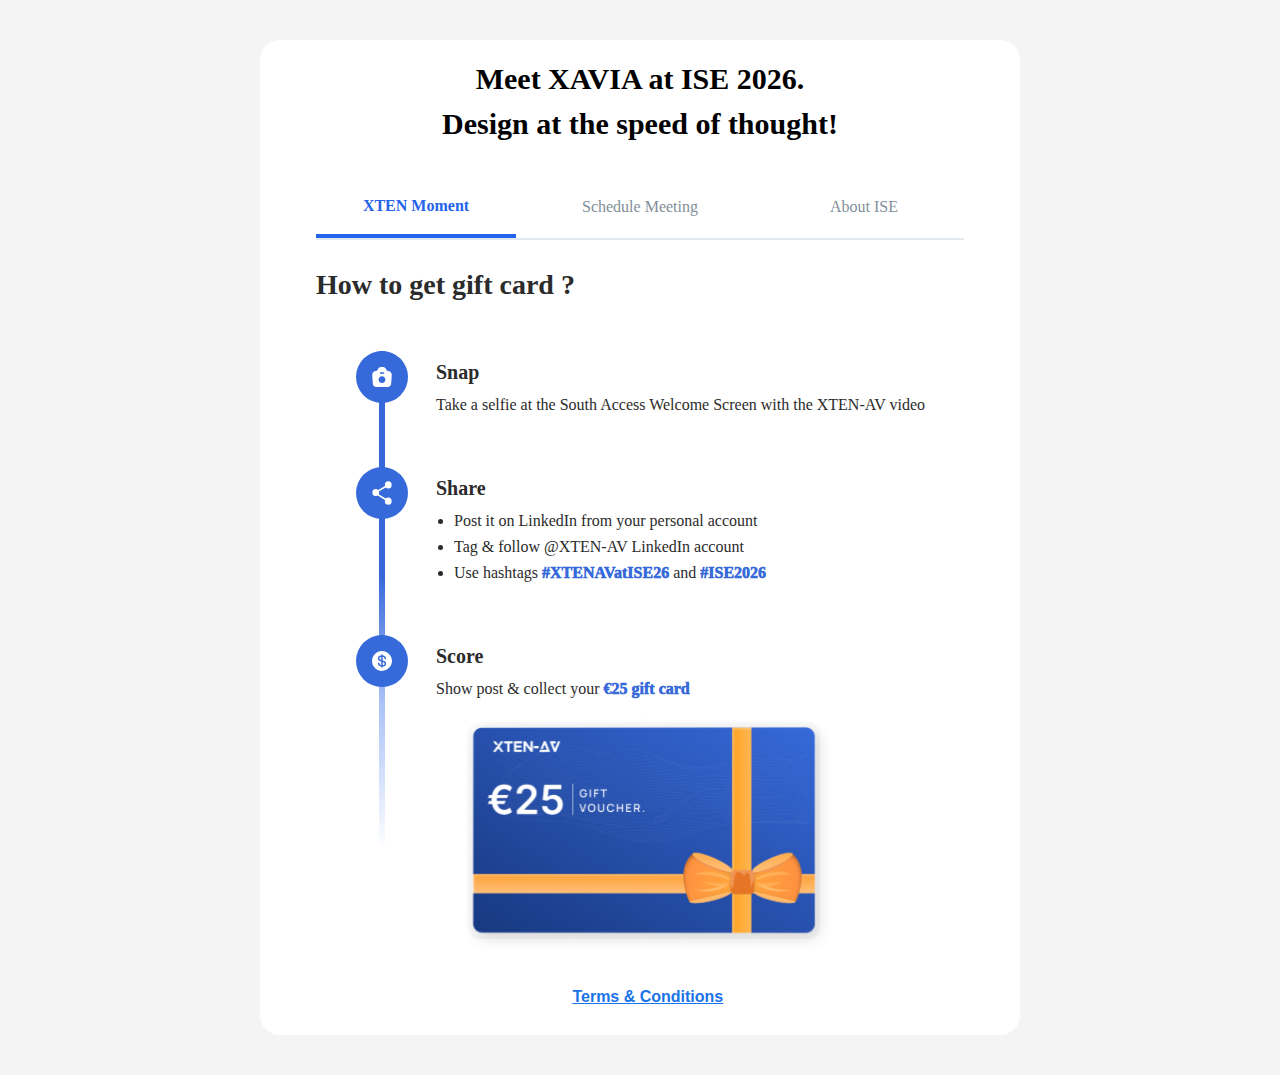
<file: 16 jan project/index.html>
<!doctype html>
<html lang="en">
  <head>
    <meta charset="UTF-8" />
    <title>XTEN ISE 2026</title>
    <meta name="viewport" content="width=device-width, initial-scale=1.0" />
    <link rel="stylesheet" href="style.css" />
  </head>
  <body>
    <section class="page-wrapper">
      <div class="desktop-card">
        <!-- Heading -->
        <h1 class="hero-title">
          Meet XAVIA at ISE 2026.<br />
          Design at the speed of thought!
        </h1>

        <!-- Tabs -->
        <div class="tabs">
          <button class="tab active" data-tab="moment">XTEN Moment</button>
          <button class="tab" data-tab="meeting">Schedule Meeting</button>
          <button class="tab" data-tab="about">About ISE</button>
        </div>

        <!-- ================= XTEN MOMENT ================= -->
        <div class="tab-panel active" id="moment">
          <h2 class="section-title">How to get gift card ?</h2>

          <div class="timeline">
            <!-- STEP 1 -->
            <div class="timeline-row">
              <div class="timeline-dot">
                <img src="assests_v4/camera.svg" />
              </div>
              <div class="timeline-content">
                <h3>Snap</h3>
                <p>
                  Take a selfie at the South Access Welcome Screen with the
                  XTEN-AV video
                </p>
              </div>
            </div>

            <!-- STEP 2 -->
            <div class="timeline-row">
              <div class="timeline-dot">
                <img src="assests_v4/Share.svg" />
              </div>
              <div class="timeline-content">
                <h3>Share</h3>
                <ul>
                  <li>Post it on LinkedIn from your personal account</li>
                  <li>Tag & follow @XTEN-AV LinkedIn account</li>
                  <li>
                    Use hashtags
                    <span class="blue-highlight">#XTENAVatISE26</span> and
                    <span class="blue-highlight">#ISE2026</span>
                  </li>
                </ul>
              </div>
            </div>

            <!-- STEP 3 -->
            <div class="timeline-row">
              <div class="timeline-dot">
                <img src="assests_v4/dollar-circle.svg" />
              </div>
              <div class="timeline-content">
                <h3>Score</h3>
                <p>
                  Show post & collect your
                  <span class="blue-highlight">€25 gift card</span>
                </p>

                <img class="gift-card" src="assests_v4/voucher card.svg" />
              </div>

              <!-- Terms clickable -->
              <p class="terms-link">Terms & Conditions</p>
            </div>
            <!-- ===== POPUP ===== -->
            <div class="terms-overlay" id="termsOverlay">
              <div class="terms-popup">
                <span class="close-btn">&times;</span>

                <h3>Terms & Conditions</h3>
                <ul>
                  <li>Offer valid only during ISE 2026</li>
                  <li>One gift card per person</li>
                  <li>LinkedIn post must be public</li>
                  <li>XTEN-AV reserves the right to modify or cancel</li>
                </ul>
              </div>
            </div>
          </div>
        </div>

        <!-- ================= SCHEDULE MEETING ================= -->
        <div class="tab-panel" id="meeting">
          <div class="schedule-meeting">
            <!-- Meeting Location -->
            <div class="meeting-block">
              <h4>Meeting location</h4>
              <p class="location">📍 Zoom</p>
            </div>

            <!-- Meeting Duration -->
            <div class="meeting-block">
              <h4>Meeting duration</h4>
              <div class="duration-box">45 mins</div>
            </div>

            <!-- Time Selection -->
            <div class="meeting-block">
              <h4>What time works best?</h4>
              <p class="date-text">
                Showing times for <strong>January 16, 2026</strong>
              </p>
              <p class="timezone">UTC +05:30 New Delhi, Mumbai, Calcutta</p>

              <div class="time-slots">
                <button class="time-btn">10:00 pm</button>
                <button class="time-btn">10:15 pm</button>
              </div>
            </div>
          </div>
        </div>

        <!-- ================= ABOUT ISE ================= -->
        <div class="tab-panel" id="about">
          <div class="about-ise">
            <!-- WHO WE ARE -->
            <h2 class="section-title">Who we are</h2>
            <p>
              At XTEN-AV, we believe AV teams need a unified workflow instead of
              fragmented tools and manual handoffs.
            </p>

            <!-- WHAT WE DO -->
            <h2 class="section-title">What We Do</h2>
            <p>
              XTEN-AV unifies automation, AV schematics, pre-designed templates
              and end-to-end project management in one workflow, keeping
              drawings, BOMs, and proposals aligned through every revision.
            </p>

            <!-- IMPACTS -->
            <h2 class="section-title">Our Impacts</h2>

            <div class="stats-wrapper">
              <!-- STAT 3 -->
              <div class="stat-card">
                <div class="stat-top">
                  <img src="assests_v4/capterra.svg" alt="Capterra" />
                </div>
                <h3>4.7 <span class="star">★</span></h3>
                <p>Capterra Rating</p>
              </div>

              <!-- STAT 4 -->
              <div class="stat-card">
                <div class="stat-top avatars">
                  <img src="assests_v4/Avatar1.svg" alt="Avatars" />
                  <img src="assests_v4/Avatar2.svg" alt="Avatars" />
                  <img src="assests_v4/Avatar3.svg" alt="Avatars" />
                  <img src="assests_v4/Avatar4.svg" alt="Avatars" />
                </div>
                <h3>25,000+</h3>
                <p>Worth of proposals & designs</p>
              </div>

              <!-- STAT 1 -->
              <div class="stat-card">
                <div class="stat-top">
                  <img src="assests_v4/GB.svg" alt="GB" />
                  <img src="assests_v4/US.svg" alt="US" />
                  <img src="assests_v4/CA.svg" alt="CA" />
                </div>
                <h3>130+</h3>
                <p>Countries Users in platform</p>
              </div>

              <!-- STAT 2 -->
              <div class="stat-card">
                <div class="stat-top">
                  <img src="assests_v4/note-2.svg" alt="note" />
                </div>
                <h3>$2B+</h3>
                <p>Worth of proposals & designs</p>
              </div>
            </div>
          </div>
        </div>
      </div>
    </section>

    <script src="script.js"></script>
  </body>
</html>
</file>
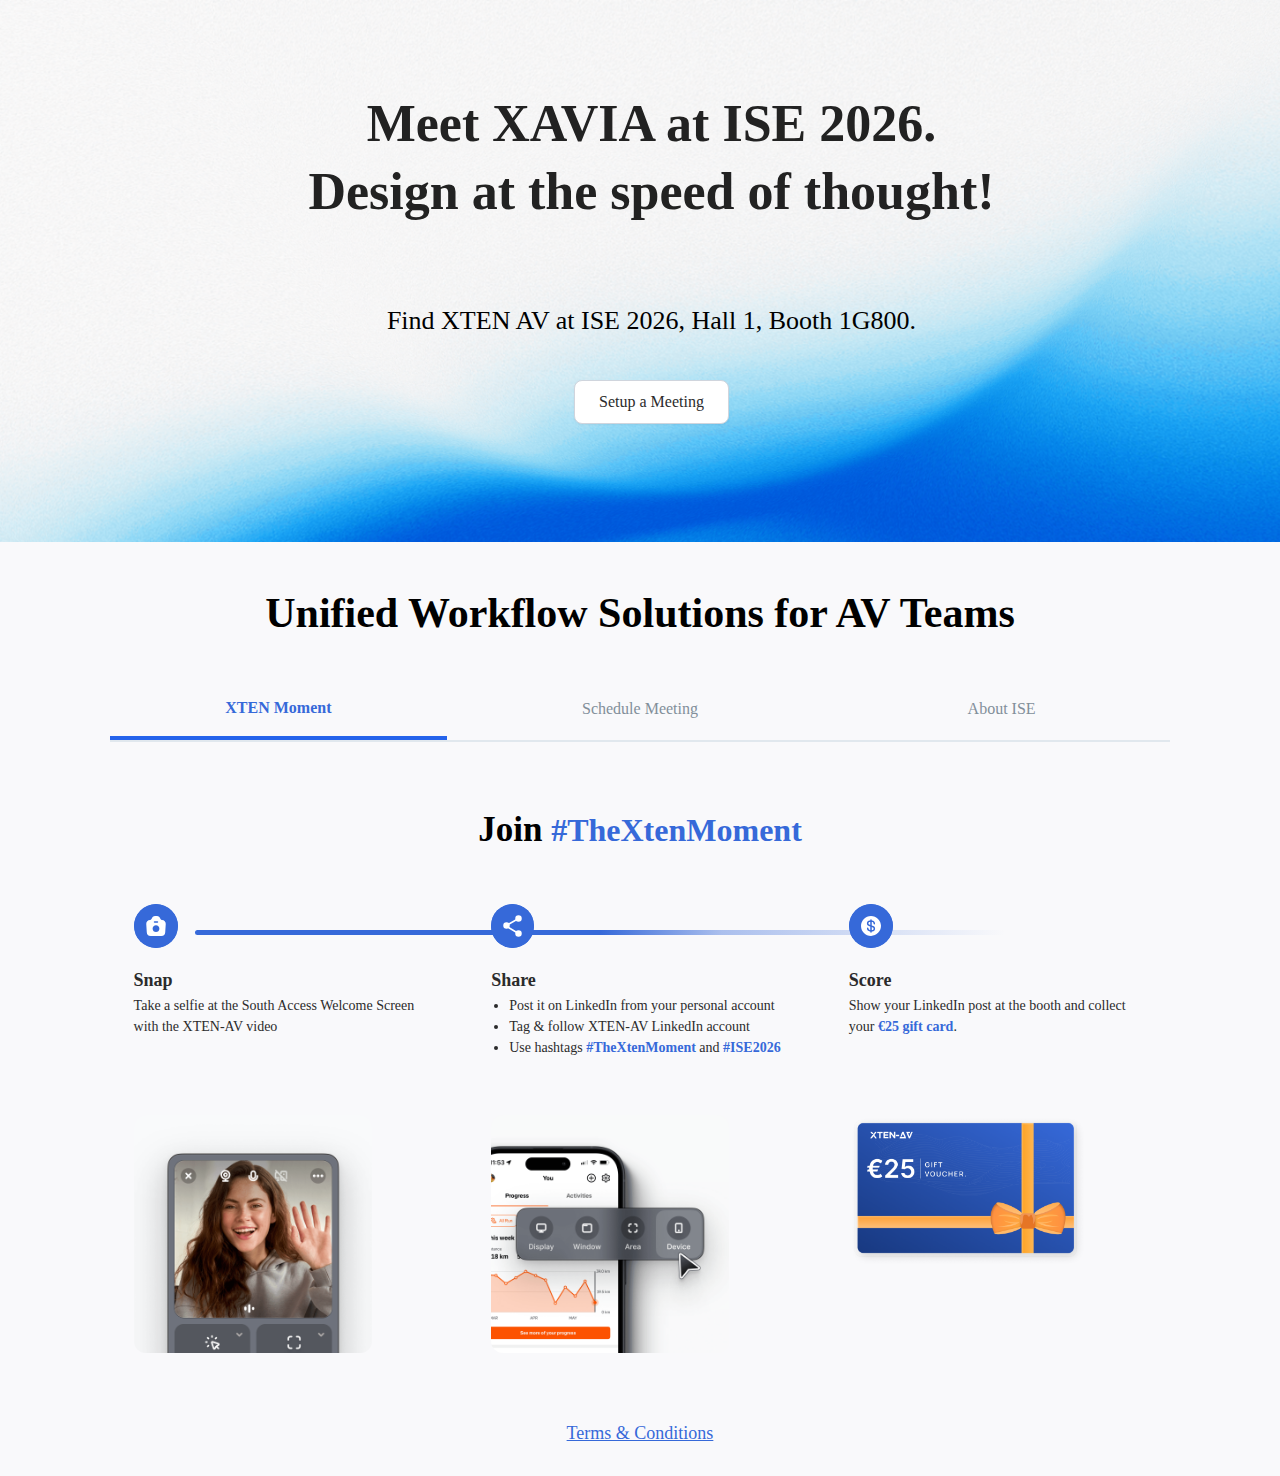
<file: FINAL DELIVERY/index.html>
<!DOCTYPE html>
<html lang="en">

<head>
  <meta charset="UTF-8" />
  <meta name="viewport" content="width=device-width, initial-scale=1.0" />
  <title>FINAL XTEN ISE 2026</title>
  <link rel="stylesheet" href="style.css" />
</head>

<body>
  <!-- ======================== SECTION 1 ================================= -->

  <!-- ================= HERO SECTION ================= -->
  <section class="hero-section">
    <div class="hero-heading-container">
      <h1>Meet XAVIA at ISE 2026.<br />Design at the speed of thought!</h1>
    </div>
    <div class="hero-heading-container">
      <h3>Find XTEN AV at ISE 2026, Hall 1, Booth 1G800.</h3>
    </div>

    <div class="hero-button">
      <a href="#" class="btn btn-secondary" id="setupMeetingBtn">Setup a Meeting</a>
    </div>
  </section>

  <section class="page-wrapper">
    <div class="desktop-card">
      <!-- Heading -->
      <h1 class="hero-title">
        Unified Workflow Solutions for AV Teams
      </h1>

      <!-- Tabs -->
      <div class="tabs">
        <button class="tab active" data-tab="moment">XTEN Moment</button>
        <button class="tab" data-tab="meeting">Schedule Meeting</button>
        <button class="tab" data-tab="about">About ISE</button>
      </div>
      <!-- ================= XTEN MOMENT TAB ================= -->
      <section class="tab-content active xten-moment-section" id="moment">

        <h2 class="xten-title">
          Join <span>#TheXtenMoment</span>
        </h2>

        <!-- Cards Wrapper -->
        <div class="xten-cards">

          <!-- Card 1 -->
          <div class="xten-card">
            <div class="card-head">
              <img src="assets_v5/camera.svg" alt="Snap icon" />
              <h4>Snap</h4>
              <div class="xten-card-content">
                <p>
                  Take a selfie at the South Access Welcome Screen with the XTEN-AV video
                </p>
              </div>

            </div>
            <div class="card-image">
              <img src="assets_v5/snap.png" alt="Snap phone" />
            </div>
          </div>

          <!-- Card 2 -->
          <div class="xten-card">
            <div class="card-head">
              <img src="assets_v5/share.svg" alt="Share icon" />
              <h4>Share</h4>
              <div class="xten-card-content">
                <ul>
                  <li>Post it on LinkedIn from your personal account</li>
                  <li>Tag & follow XTEN-AV LinkedIn account</li>
                  <li>
                    Use hashtags <strong>#TheXtenMoment</strong> and
                    <strong>#ISE2026</strong>
                  </li>
                </ul>
              </div>

            </div>

            <div class="card-image">
              <img src="assets_v5/share.png" alt="Share phone" />
            </div>
          </div>

          <!-- Card 3 -->
          <div class="xten-card">
            <div class="card-head">
              <img src="assets_v5/dollar.svg" alt="Score icon" />
              <h4>Score</h4>
              <div class="xten-card-content">
                <p>
                  Show your LinkedIn post at the booth and collect your
                  <strong>€25 gift card</strong>.
                </p>
              </div>
            </div>

            <div class="card-image">
              <img src="assets_v5/voucher.png" alt="Gift voucher" />
            </div>
          </div>

        </div>

        <p class="terms-link">Terms & Conditions</p>

        <!-- ===== POPUP ===== -->
        <div class="terms-overlay" id="termsOverlay">
          <div class="terms-popup">
            <span class="close-btn">&times;</span>

            <h3>Terms & Conditions</h3>
            <h4>Eligibility Criteria to Claim the Amazon Gift Card</h4>
            <ul>
              <li>
                <p>Valid only for <span class="highlight">registered ISE 2026 attendees.</span></p>
              </li>
              <li>
                <p>A total of <span class="highlight">200 Amazon gift cards</span> are available and will be issued on a
                  first-come, first-served basis.</p>
              </li>
              <li>
                <p>Your LinkedIn post must be from a genuine personal account and kept public for verification.</p>
              </li>
              <li>
                <p>Include <span class="highlight">#TheXtenMoment</span> and <span class="highlight">#ISE2026</span> in
                  your LinkedIn post.</p>
              </li>
              <li>
                <p>The post must be published between <span class="highlight">3 February 2026 and 6 February
                    2026.</span></p>
              </li>
              <li>
                <p>Show your live LinkedIn post at the <span class="highlight">XTEN-AV booth</span> to claim the gift
                  card.</p>
              </li>
              <li>
                <p><span class="highlight">XTEN-AV may verify eligibility and decline claims that do not meet the
                    criteria.</span></p>
              </li>
            </ul>
          </div>
        </div>
      </section>

      <!-- ================= SCHEDULE MEETING TAB (BLANK) ================= -->
      <section class="tab-content" id="meeting">
        <!-- Start of Meetings Embed Script -->
        <div class="meetings-iframe-container"
          data-src="https://meetings-na2.hubspot.com/xten/ise-2026-general?uuid=5209e73a-14fd-4613-aea0-a8eeb5653d46">
        </div>
      </section>


      <!-- ================= ABOUT ISE TAB ================= -->
      <section class="tab-content about-ise-section" id="about">
        <div class="about-grid">

          <!-- LEFT CONTENT -->
          <div class="about-left">
            <h3>Who we are</h3>
            <p>
              At XTEN-AV, we believe AV teams need a unified workflow instead of
              fragmented tools and manual handoffs.
            </p>

            <h3>What We Do</h3>
            <p>
              XTEN-AV unifies automation, AV schematics, pre-designed templates &
              end-to-end project management in one workflow, keeping drawings, BOMs,
              proposals aligned through every revision.
            </p>
          </div>

          <!-- RIGHT CONTENT -->
          <div class="about-right">
            <h3 class="impact-title">Our Impacts</h3>

            <div class="impact-grid">

              <!-- Card 1 -->
              <div class="impact-card">
                <div class="stat-top">
                  <img src="assets_v5/capterra.svg" alt="Capterra" />
                </div>
                <h3>4.7 <span class="star">★</span></h3>
                <p>Capterra Rating</p>
              </div>

              <!-- Card 2 -->
              <div class="impact-card">
                <div class="stat-top avatars">
                  <img src="assets_v5/Avatar1.svg" alt="Avatars" />
                  <img src="assets_v5/Avatar2.svg" alt="Avatars" />
                  <img src="assets_v5/Avatar3.svg" alt="Avatars" />
                  <img src="assets_v5/Avatar4.svg" alt="Avatars" />
                </div>
                <h3>25,000+</h3>
                <p>Worth of proposals & designs</p>
              </div>

              <!-- Card 3 -->
              <div class="impact-card">
                <div class="stat-top">
                  <img src="assets_v5/GB.svg" alt="GB" />
                  <img src="assets_v5/US.svg" alt="US" />
                  <img src="assets_v5/CA.svg" alt="CA" />
                </div>
                <h3>130+</h3>
                <p>Countries Users in platform</p>
              </div>

              <!-- Card 4 -->
              <div class="impact-card">
                <div class="stat-top">
                  <img src="assets_v5/note-2.svg" alt="note" />
                </div>
                <h3>$2B+</h3>
                <p>Worth of proposals & designs</p>
              </div>

            </div>
          </div>

        </div>
      </section>



      <script src="script.js"></script>
</body>

</html>
</file>
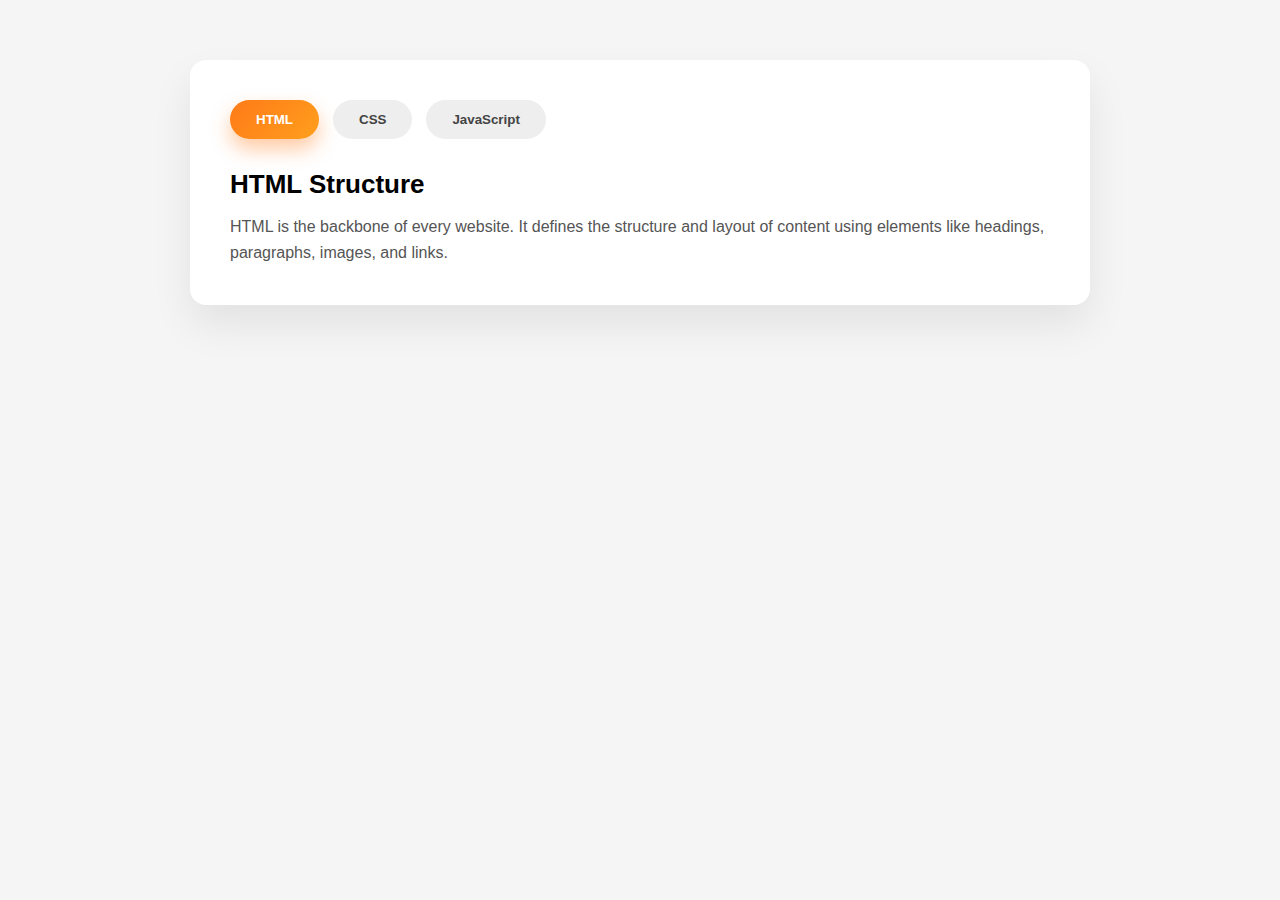
<file: tab switch practice/index.html>
<!DOCTYPE html>
<html lang="en">
  <head>
    <meta charset="UTF-8" />
    <meta name="viewport" content="width=device-width, initial-scale=1.0" />
    <title>Tab Switch</title>
    <link rel="stylesheet" href="style.css" />
  </head>
  <body>
    <section class="tab-section">
      <div class="tab-wrapper">
        <!-- Tabs -->
        <div class="tabs">
          <button class="tab active" data-tab="html">HTML</button>
          <button class="tab" data-tab="css">CSS</button>
          <button class="tab" data-tab="js">JavaScript</button>
        </div>

        <!-- Tab Content -->
        <div class="tab-content">
          <div class="content active" id="html">
            <h2>HTML Structure</h2>
            <p>
              HTML is the backbone of every website. It defines the structure
              and layout of content using elements like headings, paragraphs,
              images, and links.
            </p>
          </div>

          <div class="content" id="css">
            <h2>CSS Styling</h2>
            <p>
              CSS is used to style HTML elements. It controls colors, fonts,
              spacing, layouts, animations, and responsiveness.
            </p>
          </div>

          <div class="content" id="js">
            <h2>JavaScript Functionality</h2>
            <p>
              JavaScript adds interactivity to websites. It handles events,
              animations, API calls, and dynamic content updates.
            </p>
          </div>
        </div>
      </div>
    </section>
  <script src="script.js"></script>
  </body>
</html>
</file>
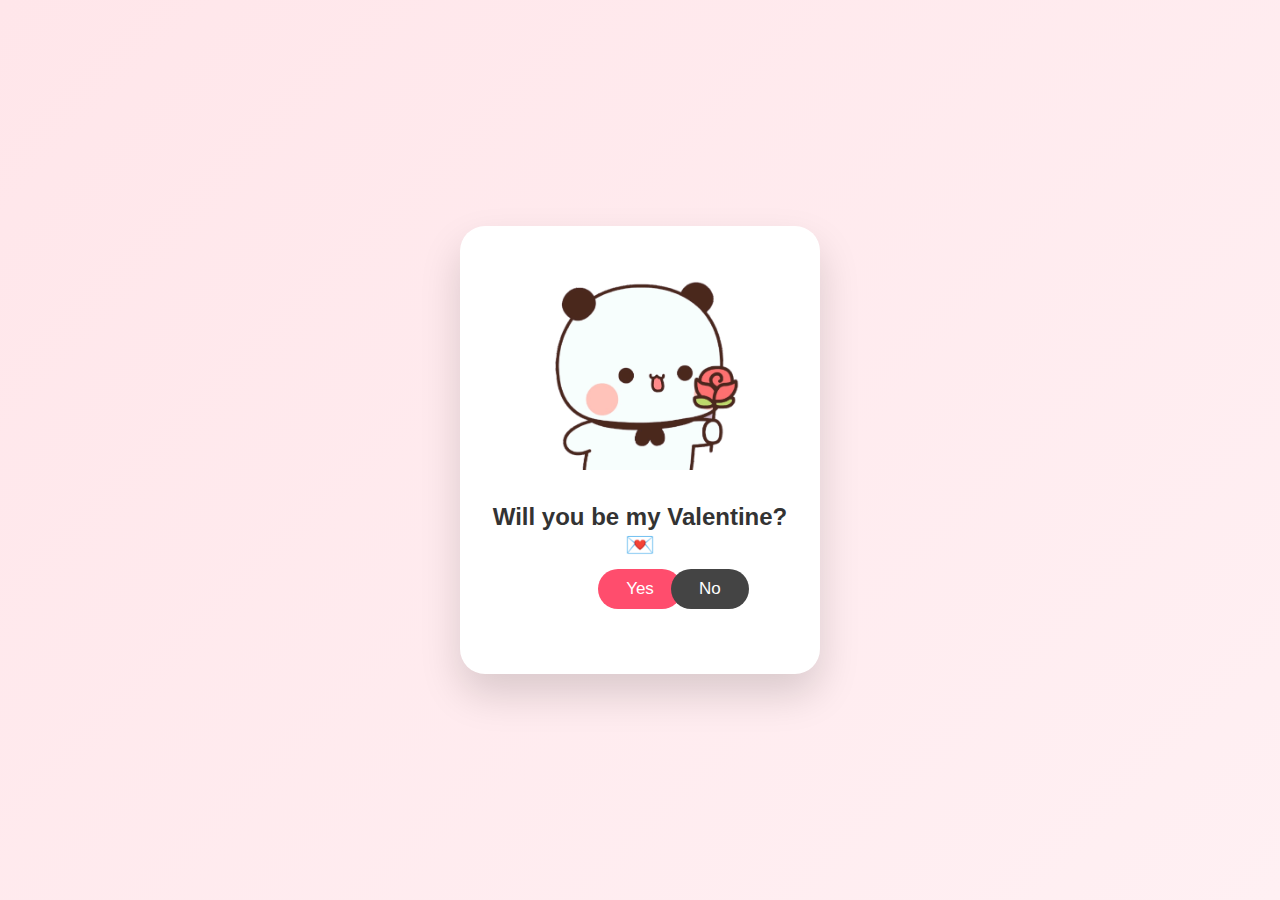
<file: Valentine file/index.html>
<!doctype html>
<html lang="en">
  <head>
    <meta charset="UTF-8" />
    <meta name="viewport" content="width=device-width, initial-scale=1.0" />
    <title>Valentine 💖</title>
    <link rel="stylesheet" href="style.css" />
  </head>
  <body>
    <div class="card question active">
      <img src="assests/cute.gif" alt="valentine gif" class="gif" />
      <h2>Will you be my Valentine? 💌</h2>

      <div class="btn-area">
        <button id="yesBtn" class="btn yes">Yes</button>
        <button id="noBtn" class="btn no">No</button>
      </div>
    </div>

    <div class="card loading">
      <div class="heart"></div>
      <p>Just a sec 💗</p>
    </div>

    <div class="card result">
      <img
        src="assests/dare-aggie-dare-aggie-bunny.gif"
        alt="love gif"
        class="gif"
      />
      <h2>I knew it 🥰</h2>
    </div>

    <script src="script.js"></script>
  </body>
</html>
</file>
<file: 16 jan project/style.css>
* {
  margin: 0;
  padding: 0;
  box-sizing: border-box;
  font-family: Inter, Arial, sans-serif;
}

body {
  background: #f4f4f4;
  overflow-x: hidden;
}

/* PAGE CENTERING */
.page-wrapper {
  min-height: 100vh;
  display: flex;
  justify-content: center;
  padding: 40px 16px;
}

/* MAIN CARD */
.desktop-card {
  width: 100%;
  max-width: 760px;
  background: #fff;
  border-radius: 20px;
  padding: 16px 56px;
}

/* TITLE */
.hero-title {
  margin-bottom: 32px;
  color: #000;

  text-align: center;
  font-family: Poppins;
  font-size: 30px;
  font-style: normal;
  font-weight: 600;
  line-height: 150%; /* 39px */
}

/* TABS */
.tabs {
  display: flex;
  gap: 24px;
  justify-content: space-between;
  border-bottom: 2px solid #e1e8ee;
  margin-bottom: 24px;
  overflow-x: auto;
  white-space: nowrap;
}

.tab {
  font-family: Poppins;
  font-style: normal;
  font-weight: 400;
  line-height: 24px; /* 171.429% */
  flex: 1;
  padding: 16px;
  background: none;
  border: none;
  font-size: 16px;
  cursor: pointer;
  color: #828f9a;
  border-bottom: 3px solid transparent;
}

.tab.active {
  color: #2563eb;
  font-weight: 600;
  border-bottom: 4px solid #2563eb;
}

/* SECTION */
.section-title {
  color: #2b2b2b;

  font-family: Poppins;
  font-size: 28px;
  font-style: normal;
  font-weight: 600;
  line-height: 150%; /* 42px */
}

/* TIMELINE */
.timeline {
  position: relative;
  padding-left: 40px;
  padding-top: 45px;
}

.timeline::before {
  content: "";
  position: absolute;
  left: 63px;
  top: 45px;
  height: 75%;
  width: 6px;
  background: linear-gradient(
    to bottom,
    #3669d9 0%,
    #3669d9 45%,
    rgba(37, 99, 235, 0.4) 70%,
    rgba(37, 99, 235, 0) 100%
  );
}

/* ROW */
.timeline-row {
  position: relative;
  display: flex;
  gap: 28px;
  margin-bottom: 48px;
}

/* DOT IMAGE */
.timeline-dot {
  width: 52px;
  height: 52px;
  border-radius: 50%;
  background: #3669d9;
  display: flex;
  align-items: center;
  justify-content: center;
  flex-shrink: 0;
  z-index: 2;
}

.timeline-dot img {
  width: 24px;
  height: auto;
  filter: brightness(0) invert(1);
}

/* CONTENT */
.timeline-content h3 {
  color: #2b2b2b;
  font-family: Poppins;
  font-size: 20px;
  font-style: normal;
  font-weight: 600;
  line-height: 70%; /* 12.6px */
  padding-top: 14px;
  padding-bottom: 14px;
}

.timeline-content p,
.timeline-content li {
  color: #2b2b2b;
  font-family: Poppins;
  font-size: 16px;
  font-style: normal;
  font-weight: 400;
  line-height: 150%; /* 21px */
  padding-bottom: 2px;
}

.blue-highlight {
  color: #3669d9;
  font-family: Poppins;
  font-size: 16px;
  font-style: normal;
  font-weight: 1000;
  line-height: 150%;
}

.timeline-content ul {
  padding-left: 18px;
}

/* GIFT CARD */
.gift-card {
  width: 400px;
  height: 240px;
  margin: 12px;
}

/* TAB PANELS */
.tab-panel {
  display: none;
}

.tab-panel.active {
  display: block;
}

/* Terms text */
.terms-link {
  position: absolute;
  bottom: -35px;
  left: 48%;
  transform: translateX(-50%);

  color: #1a73e8;
  font-weight: 600;
  text-decoration: underline;
  cursor: pointer;
  white-space: nowrap;
}

/* ===== OVERLAY ===== */
.terms-overlay {
  position: fixed;
  inset: 0;
  background: rgba(0, 0, 0, 0.45);
  display: flex;
  justify-content: center;
  align-items: center;
  opacity: 0;
  pointer-events: none;
  transition: opacity 0.3s ease;
  z-index: 999;
}

.terms-overlay.active {
  opacity: 1;
  pointer-events: all;
}

/* ===== POPUP ===== */
.terms-popup {
  background: #fff;
  width: 90%;
  max-width: 520px;
  padding: 24px 28px;
  border-radius: 16px;
  position: relative;

  transform: scale(0.85);
  opacity: 0;
  transition: all 0.35s ease;
}

.terms-overlay.active .terms-popup {
  transform: scale(1);
  opacity: 1;
}

.terms-popup h3 {
  margin-bottom: 12px;
  color: #2b2b2b;
  font-family: Poppins;
  font-style: normal;
}

.terms-popup ul {
  padding-left: 18px;
}

.terms-popup li p{
  margin-bottom: 8px;
  color: #2b2b2b;
  font-family: Poppins;
  font-style: normal;
  font-size: 14px;
}

.close-btn {
  position: absolute;
  right: 18px;
  top: 14px;
  font-size: 22px;
  font-weight: 600;
  cursor: pointer;
}

/* ========================================================================== */

.about-ise {
  margin-top: 20px;
}

.about-ise h2 {
  color: #2b2b2b;

  font-family: Poppins;
  font-size: 28px;
  font-style: normal;
  font-weight: 600;
  line-height: 150%; /* 42px */
  margin-top: 40px;
}

.about-ise p {
  align-self: stretch;
  color: #637381;
  font-family: Poppins;
  font-size: 16px;
  font-style: normal;
  font-weight: 400;
  line-height: 150%; /* 24px */
  margin-top: 10px;
}

/* Impact Section */
.stats-wrapper {
  display: grid;
  grid-template-columns: repeat(2, 1fr);
  gap: 2px;
  padding-top: 2px;
  background: #f9fafb;
  margin-top: 18px;
}

.stat-card {
  border-radius: 14px;
  padding: 20px;
  background: #fff;
  border-radius: 0;
}

/* 1st card → center vertical + horizontal touch (bottom-right only) */
.stat-card:nth-child(1) {
  border-bottom-right-radius: 16px;
}

.stat-card:nth-child(1) {
  border-top-right-radius: 16px;
}

/* 2nd card → center vertical + horizontal touch (bottom-left only) */
.stat-card:nth-child(2) {
  border-bottom-left-radius: 16px;
}

.stat-card:nth-child(2) {
  border-top-left-radius: 16px;
}

/* 3rd card → center vertical + horizontal touch (top-right only) */
.stat-card:nth-child(3) {
  border-top-right-radius: 16px;
}

/* .stat-card:nth-child(3) {
  border-bottom-right-radius: 16px;
} */

/* 4th card → center vertical + horizontal touch (top-left only) */
.stat-card:nth-child(4) {
  border-top-left-radius: 16px;
}

/* .stat-card:nth-child(4) {
  border-bottom-left-radius: 16px;
} */

.stat-top {
  display: flex;
  align-items: center;
  /* gap: 6px; */
  height: 24px;
}

.stat-top img {
  display: flex;
  justify-content: center;
  align-items: center;
  margin-left: -10px;
  position: relative;
}

.stat-card h3 {
  margin: 8px 0 6px;

  font-family: Poppins;
  font-style: normal;
  font-size: 43px;
  font-weight: 500;
  line-height: 120%;
  color: #2b2b2b;
  letter-spacing: -0.02em;
}

.star {
  width: 17px;
  height: 17px;
  aspect-ratio: 1/1;
  color: #f9b21d;
  font-size: 35px;
}

.stat-card p {
  font-family: Poppins;
  font-style: normal;
  font-size: 14px;
  font-weight: 400;
  color: #2b2b2b;
}

/* AVATARS */
.impact-card {
  display: flex;
  align-items: center;
}

.impact-card img {
  width: 36px;
  height: 36px;
  border-radius: 50%;
  object-fit: cover;

  /* border: 2px solid #ffffff; */
  margin-left: -13px;
  object-fit: cover;

  position: relative;
}

/* RIGHTMOST ON TOP (FIGMA BEHAVIOR) */
.impact-card:nth-child(1) {
  z-index: 1;
}
.impact-card:nth-child(2) {
  z-index: 2;
}
.impact-card:nth-child(3) {
  z-index: 3;
}
.impact-card:nth-child(4) {
  z-index: 4;
}

/* First avatar no overlap */
.impact-card:first-child {
  margin-left: 0;
}
</file>
<file: tab switch practice/style.css>
* {
  margin: 0;
  padding: 0;
  box-sizing: border-box;
  font-family: Arial, sans-serif;
}

body {
  background: #f5f5f5;
}

/* Section */
.tab-section {
  padding: 60px 20px;
}

.tab-wrapper {
  max-width: 900px;
  margin: auto;
  background: #fff;
  border-radius: 16px;
  padding: 40px;
  box-shadow: 0 20px 40px rgba(0,0,0,0.08);
}

/* Tabs */
.tabs {
  display: flex;
  gap: 14px;
  margin-bottom: 30px;
}

.tab {
  padding: 12px 26px;
  border: none;
  border-radius: 30px;
  background: #eee;
  color: #444;
  font-weight: 600;
  cursor: pointer;
  transition: all 0.3s ease;
}

.tab:hover {
  background: #ddd;
}

.tab.active {
  background: linear-gradient(135deg, #ff7a18, #ff9f1c);
  color: #fff;
  box-shadow: 0 10px 20px rgba(255,122,24,0.4);
}

/* Content */
.tab-content .content {
  display: none;
  animation: fadeUp 0.4s ease;
}

.tab-content .content.active {
  display: flex;
  flex-direction: column;
  
}

.tab-content h2 {
  font-size: 26px;
  margin-bottom: 14px;
}

.tab-content p {
  font-size: 16px;
  line-height: 1.6;
  color: #555;
}

/* Animation */
@keyframes fadeUp {
  from {
    opacity: 0;
    transform: translateY(15px);
  }
  to {
    opacity: 1;
    transform: translateY(0);
  }
}
</file>
<file: Valentine file/style.css>
* {
  margin: 0;
  padding: 0;
  box-sizing: border-box;
  font-family: "Poppins", sans-serif;
}

body {
  min-height: 100vh;
  background: linear-gradient(135deg, #ffe6ea, #fff0f3);
  display: flex;
  justify-content: center;
  align-items: center;
}

.card {
  display: none;
  background: #fff;
  padding: 25px;
  border-radius: 25px;
  width: 90%;
  max-width: 360px;
  text-align: center;
  box-shadow: 0 20px 40px rgba(0, 0, 0, 0.15);
}

.card.active {
  display: block;
}

.gif {
  width: 200px;
  margin-bottom: 15px;
}

h2 {
  color: #333;
  margin-bottom: 10px;
  margin-top: 14px;
}

.btn-area {
  position: relative;
  height: 80px;
}

.btn {
  padding: 10px 28px;
  font-size: 17px;
  border-radius: 30px;
  border: none;
  cursor: pointer;
}

.yes {
  background: #ff4d6d;
  color: white;
}

.no {
  background: #444;
  color: white;
  position: absolute;
  left: 60%;
}

/* ❤️ Heart zoom + rotate */
.heart {
  position: relative;
  width: 40px;
  height: 40px;
  background: #ff2f5b;
  transform: rotate(-45deg) scale(0.2);
  margin: 10px auto;
  animation: zoomRotate 2s ease-in-out forwards;
}

.heart::before,
.heart::after {
  content: "";
  position: absolute;
  width: 40px;
  height: 40px;
  background: #ff2f5b;
  border-radius: 50%;
}

.heart::before {
  top: -20px;
  left: 0;
}

.heart::after {
  left: 20px;
  top: 0;
}

@keyframes zoomRotate {
  0% {
    transform: rotate(-45deg) scale(0.2);
  }
  40% {
    transform: rotate(-45deg) scale(1);
  }
  70% {
    transform: rotate(315deg) scale(0.9);
  }
  100% {
    transform: rotate(675deg) scale(0);
  }
}
</file>
<file: FINAL DELIVERY/style.css>
/* ===============================
        RESET & BASE
================================ */

* {
  margin: 0;
  padding: 0;
  box-sizing: border-box;
}

html,
body {
  font-family: "Inter", sans-serif;
  overflow-x: hidden;
  width: 100%;
  background: #f9f9fb;
}

/* ===============================
        BUTTONS
================================ */

.btn {
  height: 44px;
  padding: 0 16px;

  display: inline-flex;
  align-items: center;
  justify-content: center;

  font-family: Inter, sans-serif;
  font-size: 14px;
  font-weight: 600;
  line-height: 20px;

  border-radius: 12px;
  text-decoration: none;
  white-space: nowrap;

  cursor: pointer;
  transition: all 0.2s ease;
}

.btn-primary {
  display: flex;
  padding: 12px 24px;
  justify-content: center;
  align-items: center;
  gap: 8px;

  border-radius: 8px;
  border: 1px solid #235ddb;
  background: #3669d9;

  /* Shadow/xs */
  box-shadow: 0 1px 2px 0 rgba(16, 24, 40, 0.05);

  color: var(--White, #fff);
  font-family: Poppins;
  font-size: 16px;
  font-style: normal;
  font-weight: 500;
  line-height: 150%; /* 24px */
}

.btn-primary:hover {
  background: #3f6ae1;
  box-shadow: 0 4px 16px rgba(0, 0, 0, 0.05);
  transform: translateY(-1px);
}

/* ================= SECONDARY BUTTON ================= */
.btn-secondary {
  display: flex;
  padding: 12px 24px;
  justify-content: center;
  align-items: center;
  gap: 8px;

  border-radius: 8px;
  border: 1px solid #d0d5dd;
  background: #fff;
  box-shadow: 0 1px 2px 0 rgba(16, 24, 40, 0.05);

  color: #2b2b2b;

  font-family: Poppins;
  font-size: 16px;
  font-style: normal;
  font-weight: 500;
  line-height: 150%; /* 24px */
}

.btn-secondary:hover {
  background: #ffffff;
  box-shadow: 0 4px 16px rgba(0, 0, 0, 0.05);
  transform: translateY(-1px);
}

/* ===============================
        HERO SECTION
================================ */

.hero-section {
  position: relative;
  width: 100%;

  background: url("assets_v5/background\ 1.png") lightgray 0px 0px / 100% 100%
    no-repeat;

  display: flex;
  flex-direction: column;
  align-items: center;
  text-align: center;
  justify-content: flex-end;
  padding: 90px 179px 118px 202px;

  /* padding-bottom: 400px; */
}

.hero-heading-container {
  max-width: 845px;
}

.hero-heading-container h1 {
  color: #222;

  text-align: center;
  font-family: Poppins;
  font-size: 52px;
  font-style: normal;
  font-weight: 600;
  line-height: 131%;
}

/* SUB HEADING */
.hero-heading-container h3 {
  color: #000;

  text-align: center;
  font-family: Poppins;
  font-size: 26px;
  font-style: normal;
  font-weight: 500;
  line-height: 150%; /* 39px */
  margin-top: 75px;
}

.hero-paragraph-container {
  margin-top: 16px;
  max-width: 720px;
}

/* ================= BUTTON WRAPPER ================= */
.hero-button {
  margin-top: 40px;
  display: flex;
  gap: 12px;
}

/* PAGE CENTERING */
.page-wrapper {
  width: 100%;
  display: flex;
  justify-content: center;
  padding: 40px 16px 0;
}

/* MAIN CARD */
.desktop-card {
  width: 100%;
  max-width: 85%;
}

.hero-title {
  color: #000;

  text-align: center;
  font-family: Poppins;
  font-size: 42px;
  font-style: normal;
  font-weight: 600;
  line-height: 150%;
}

/* TABS */
.tabs {
  display: flex;
  gap: 24px;
  justify-content: space-between;
  border-bottom: 2px solid #e1e8ee;
  margin-bottom: 24px;
  margin-top: 35px;
  overflow-x: auto;
  white-space: nowrap;
}

.tab {
  font-family: Poppins;
  font-style: normal;
  font-weight: 400;
  line-height: 24px;
  flex: 1;
  padding: 16px;
  background: none;
  border: none;
  font-size: 16px;
  cursor: pointer;
  color: #828f9a;
  border-bottom: 3px solid transparent;
}

.tab.active {
  color: #3669d9;
  font-weight: 600;
  border-bottom: 4px solid #2563eb;
}

.tab.active::after {
  content: "";
  position: absolute;
  left: 0;
  bottom: -1px;
  width: 100%;
  height: 3px;
}

/* ================= TAB CONTENT ================= */
.tab-content {
  display: none;
}

.tab-content.active {
  display: block;
}

/* ================= XTEN MOMENT TAB ================= */

.xten-moment-section {
  max-width: 1200px;
  margin: 0 auto;
  padding: 40px 24px 32px;
  text-align: center;
}

/* Title */
.xten-title {
  font-family: Poppins;
  font-style: normal;
  font-size: 35px;
  font-weight: 600;
  margin-bottom: 40px;
}

.xten-title span {
  color: #3669d9;
  font-family: Poppins;
  font-size: 32px;
  font-style: normal;
  font-weight: 600;
  line-height: 150%;
}

/* ================= CARDS LAYOUT ================= */

.xten-cards {
  display: grid;
  grid-template-columns: repeat(3, 1fr);
  gap: 60px;
  text-align: left;
}

/* ================= CARD ================= */

.xten-card {
  display: flex;
  flex-direction: column;
  align-items: stretch;
  gap: 6px;
  position: relative;
  min-height: 100;
}

.xten-cards::before {
  content: "";
  position: absolute;
  top: 930px;
  left: 195px;
  right: 40px;
  height: 5px;
  width: 810px;
  background: linear-gradient(
    to right,
    #3669d9 0%,
    #3669d9 50%,
    rgba(54, 105, 217, 0.4) 65%,
    rgba(54, 105, 217, 0) 100%
  );
  border-radius: 4px;
  z-index: 0;
}

.card-head {
  display: flex;
  flex-direction: column;
  align-items: flex-start;
  gap: 8px;
  padding-top: 10px;
}

/* Text */
.xten-card-content {
  min-height: 100px;
}

.xten-card-content p,
.xten-card-content li {
  color: #2b2b2b;

  font-family: Poppins;
  font-size: 14px;
  font-style: normal;
  font-weight: 400;
  line-height: 150%;
}

.xten-card-content ul {
  padding-left: 18px;
}

.card-head img {
  position: relative;
  z-index: 1;
  display: flex;
  align-items: center;
  gap: 10px;
  background: #3669d9;
  border-radius: 50px;
}

.card-head h4 {
  color: #2b2b2b;
  font-family: Poppins;
  font-size: 18px;
  font-style: normal;
  font-weight: 600;
  line-height: 70%;
  margin-top: 18px;
}

/* Highlight hashtags / price */
.xten-card strong {
  color: #3669d9;
  font-family: Poppins;
  font-size: 14px;
  font-style: normal;
  font-weight: 700;
  line-height: 150%;
}

/* Image wrapper */
.card-image {
  margin-top: 14px;
}

.card-image img {
  width: 80%;
  border-radius: 12px;
  display: block;
}

/* ================= TERMS ================= */

.terms-link {
  display: inline-block;
  margin-top: 70px;
  text-align: center;
  font-family: Poppins;
  font-size: 18px;
  font-weight: 400;
  color: #3669d9;
  text-decoration: underline;
  cursor: pointer;
}

/* ===== OVERLAY ===== */
.terms-overlay {
  position: fixed;
  inset: 0;
  background: rgba(16, 24, 40, 0.55);
  display: flex;
  justify-content: center;
  align-items: center;
  opacity: 0;
  pointer-events: none;
  transition: opacity 0.3s ease;
  z-index: 999;
  backdrop-filter: blur(2px);
}

.terms-overlay.active {
  opacity: 1;
  pointer-events: all;
}

/* ===== POPUP ===== */
.terms-popup {
  background: #fff;
  max-width: 600px;
  padding: 28px 32px;
  border-radius: 16px;
  position: relative;
  text-align: left;

  transform: scale(0.9);
  opacity: 0;
  transition: all 0.35s ease;
}

.terms-overlay.active .terms-popup {
  transform: scale(1);
  opacity: 1;
}

.terms-popup h3 {
  margin-bottom: 8px;
  color: #2b2b2b;
  font-family: Poppins;
  font-size: 20px;
  font-style: normal;
  font-weight: 600;
  line-height: 1.4;
}

/* SUBTITLE */
.terms-popup h4 {
  margin-bottom: 18px;
  color: #475467;
  font-family: Poppins;
  font-size: 14px;
  font-weight: 500;
}

.terms-popup ul {
  padding-left: 0;
  margin: 0;
  list-style: none;
}

.terms-popup li {
  display: flex;
  align-items: flex-start;
  gap: 12px;

  margin-bottom: 12px;
  color: #2b2b2b;
  font-family: Poppins;
  font-style: normal;
  font-size: 14px;
  line-height: 1.6;
}

.terms-popup li::before {
  content: "•";
  color: #3669d9;
  font-size: 22px;
  line-height: 1;
  margin-top: 2px;
}

/* STRONG HIGHLIGHT */
.terms-popup span {
  color: #3669d9;
  font-weight: 600;
}

.close-btn {
  position: absolute;
  right: 16px;
  top: 14px;

  width: 32px;
  height: 32px;
  border-radius: 50%;

  display: flex;
  align-items: center;
  justify-content: center;

  font-size: 20px;
  font-weight: 500;
  cursor: pointer;
  color: #667085;
  transition: background 0.2s ease;
}

.close-btn:hover {
  background: #f2f4f7;
}

/* ================= ABOUT ISE TAB ================= */

.about-ise-section {
  padding: 40px 24px;
}

.about-grid {
  max-width: 1200px;
  display: flex;
  gap: 45px;
  align-items: stretch;
}

.about-left {
  flex: 0 0 50%;
  max-width: 50%;
  display: flex;
  flex-direction: column;
  justify-content: center;
}

.about-right {
  flex: 0 0 50%;
  max-width: 50%;
}

/* LEFT SIDE */
.about-left h3 {
  color: #2b2b2b;
  font-family: Poppins;
  font-size: 20px;
  font-style: normal;
  font-weight: 600;
  line-height: 150%;
  margin-bottom: 10px;
}

.about-left p {
  color: #637381;
  font-family: Poppins;
  font-size: 16px;
  font-style: normal;
  font-weight: 400;
  line-height: 150%;
  margin-bottom: 36px;
}

/* RIGHT SIDE */
.impact-title {
  color: #2b2b2b;
  margin-bottom: 16px;
  font-family: Poppins;
  font-size: 20px;
  font-style: normal;
  font-weight: 600;
  line-height: 150%;
}

.impact-grid {
  display: flex;
  flex-wrap: wrap;
  width: 100%;
  gap: 3px;
}

/* IMPACT CARD */
.impact-card {
  flex: 0 0 calc(50% - 8px);
  max-width: calc(50% - 8px);
  box-sizing: border-box;

  background: #ffffff;
  padding: 20px;
  box-shadow: 0 1px 4px rgba(16, 24, 40, 0.06);

  display: flex;
  flex-direction: column;
  justify-content: center;
}

.impact-card:nth-child(1) {
  border-bottom-right-radius: 16px;
}

.impact-card:nth-child(2) {
  border-bottom-left-radius: 16px;
}

.impact-card:nth-child(3) {
  border-top-right-radius: 16px;
}

.impact-card:nth-child(4) {
  border-top-left-radius: 16px;
}

.stat-top {
  display: flex;
  align-items: center;
  height: 28px;
  margin-bottom: 12px;
}

.stat-top img {
  display: flex;
  justify-content: center;
  align-items: center;
  margin-left: -10px;
  position: relative;
}

/* VALUE */
.impact-card h3 {
  color: #2b2b2b;
  font-family: Poppins;
  font-size: 32px;
  font-style: normal;
  font-weight: 500;
  line-height: 70%;
  margin-top: 14px;
}

/* STAR */
.star {
  color: #f4b400;
  font-size: 18px;
  margin-left: 4px;
}

/* DESCRIPTION */
.impact-card p {
  color: #2b2b2b;
  font-family: Poppins;
  font-size: 14px;
  font-style: normal;
  font-weight: 400;
  line-height: 150%;
  margin-top: 26px;
}

.impact-logo {
  height: 22px;
  margin-bottom: 10px;
}

/* AVATARS */
.avatars {
  display: flex;
  align-items: center;
}

.avatars img {
  width: 28px;
  height: 28px;
  margin-left: -10px;
  border-radius: 50%;
  background: #fff;
}

.avatars img:nth-child(1) {
  z-index: 1;
}
.avatars img:nth-child(2) {
  z-index: 2;
}
.avatars img:nth-child(3) {
  z-index: 3;
}
.avatars img:nth-child(4) {
  z-index: 4;
}

/* First avatar no overlap */
.avatars img:first-child {
  margin-left: 0;
}

/* ==================================
          RESPONSIVE
================================== */

@media (max-width: 426px) {
  /* ================= GLOBAL ================= */

  html,
  body {
    width: 100%;
    overflow-x: hidden;
    background: #F9F9FB;
  }

  /* ================= HERO ================= */

  .hero-section {
    padding: 60px 16px 72px;
    background-size: cover;
    text-align: center;
  }

  .hero-heading-container h1 {
    font-size: 28px;
    line-height: 130%;
  }

  .hero-heading-container h3 {
    font-size: 16px;
    margin-top: 18px;
  }

  .hero-button {
    margin-top: 28px;
    flex-direction: column;
    width: 100%;
  }

  .hero-button .btn {
    width: 100%;
  }

  /* ================= PAGE WRAPPER ================= */

  .page-wrapper {
    padding: 24px 12px 0;
  }

  .desktop-card {
    max-width: 100%;
  }

  .hero-title {
    font-size: 26px;
    line-height: 140%;
  }

  /* ================= TABS ================= */

  .tabs {
    gap: 12px;
    justify-content: flex-start;
    overflow-x: auto;
  }

  .tab {
    flex: none;
    font-size: 14px;
    padding: 12px 10px;
  }

  /* ================= XTEN MOMENT ================= */

  /* Remove desktop title */
  .xten-title {
    display: none;
  }

  /* Mobile title */
  .xten-moment-section::before {
    content: "How to get gift card ?";
    display: block;
    font-family: Poppins;
    font-style: normal;
    font-size: 28px;
    font-weight: 600;
    color: #2b2b2b;
    margin-bottom: 32px;
    margin-left: 2px;
    padding-left: 0;
    text-align: left;
    /* margin-right: 70px; */
  }

  .xten-moment-section {
    padding-left: 0;
  }

  /* Timeline wrapper */
  .xten-cards {
    position: relative;
    display: flex;
    flex-direction: column;
    gap: 36px;
    padding-left: 56px;
  }

  /* Vertical timeline line */
  .xten-cards::before {
    content: "";
    position: absolute;
    left: 19px;
    top: 25px;
    bottom: 160px;
    width: 6px;
    height: 80%;
    background: linear-gradient(
      to bottom,
      #3669d9 0%,
      #3669d9 45%,
      rgba(37, 99, 235, 0.4) 70%,
      rgba(37, 99, 235, 0) 100%
    );
    border-radius: 4px;
    z-index: 0;
  }

  /* Each step */
  .xten-card {
    position: relative;
  }

  .xten-card-content {
    min-height: 0;
  }
  /* Icon positioning */
  .card-head {
    display: flex;
    flex-direction: column;
    gap: 6px;
    padding-top: 0;
    min-height: 0;
  }

  .card-head img {
    position: absolute;
    left: -56px;
    top: 0;
    width: 45px;
    height: 45px;
    padding: 8px;
    background: #3669d9;
    border-radius: 50%;
    z-index: 2;
  }

  .card-head h4 {
    font-size: 16px;
    font-weight: 600;
    margin-bottom: 4px;
  }

  .xten-card-content p,
  .xten-card-content li {
    font-size: 14px;
    line-height: 1.5;
  }

  /* Hide Snap & Share phone images */
  .xten-card:not(:last-child) .card-image {
    display: none;
  }

  /* Voucher image */
  .xten-card:last-child .card-image {
    display: block;
    margin-top: 20px;
    text-align: center;
  }

  .xten-card:last-child .card-image img {
    width: 100%;
    max-width: 300px;
    border-radius: 14px;
  }

  /* ================= TERMS ================= */

  .terms-link {
    margin-top: 32px;
    font-size: 16px;
    text-align: center;
  }

  .terms-popup {
    width: 92%;
    padding: 20px;
  }

  .terms-popup h3 {
    font-size: 18px;
  }

  .terms-popup li {
    font-size: 13px;
  }

  /* ================= ABOUT ISE ================= */

  .about-ise-section {
    padding: 24px 16px;
  }

  .about-grid {
    flex-direction: column;
    gap: 32px;
  }

  .about-left,
  .about-right {
    flex: 0 0 100%;
    max-width: 100%;
  }

  .about-left h3,
  .impact-title {
    font-size: 18px;
  }

  .about-left p {
    font-size: 14px;
    margin-bottom: 24px;
  }

  /* ===== OUR IMPACTS GRID (2 x 2) ===== */

  .impact-grid {
    display: grid;
    grid-template-columns: repeat(2, 1fr);
  }

  .impact-card {
    max-width: 100%;
    width: 100%;
    padding: 16px;
    box-shadow: none;
  }

  /* Text scaling for mobile */
  .impact-card h3 {
    font-size: 22px;
    line-height: 1.2;
  }

  .impact-card p {
    font-size: 13px;
    margin-top: 12px;
  }

  /* Center icons/avatars nicely */
  .stat-top {
    height: auto;
    margin-bottom: 8px;
  }

  .avatars img {
    width: 24px;
    height: 24px;
    margin-left: -8px;
  }
}
</file>
